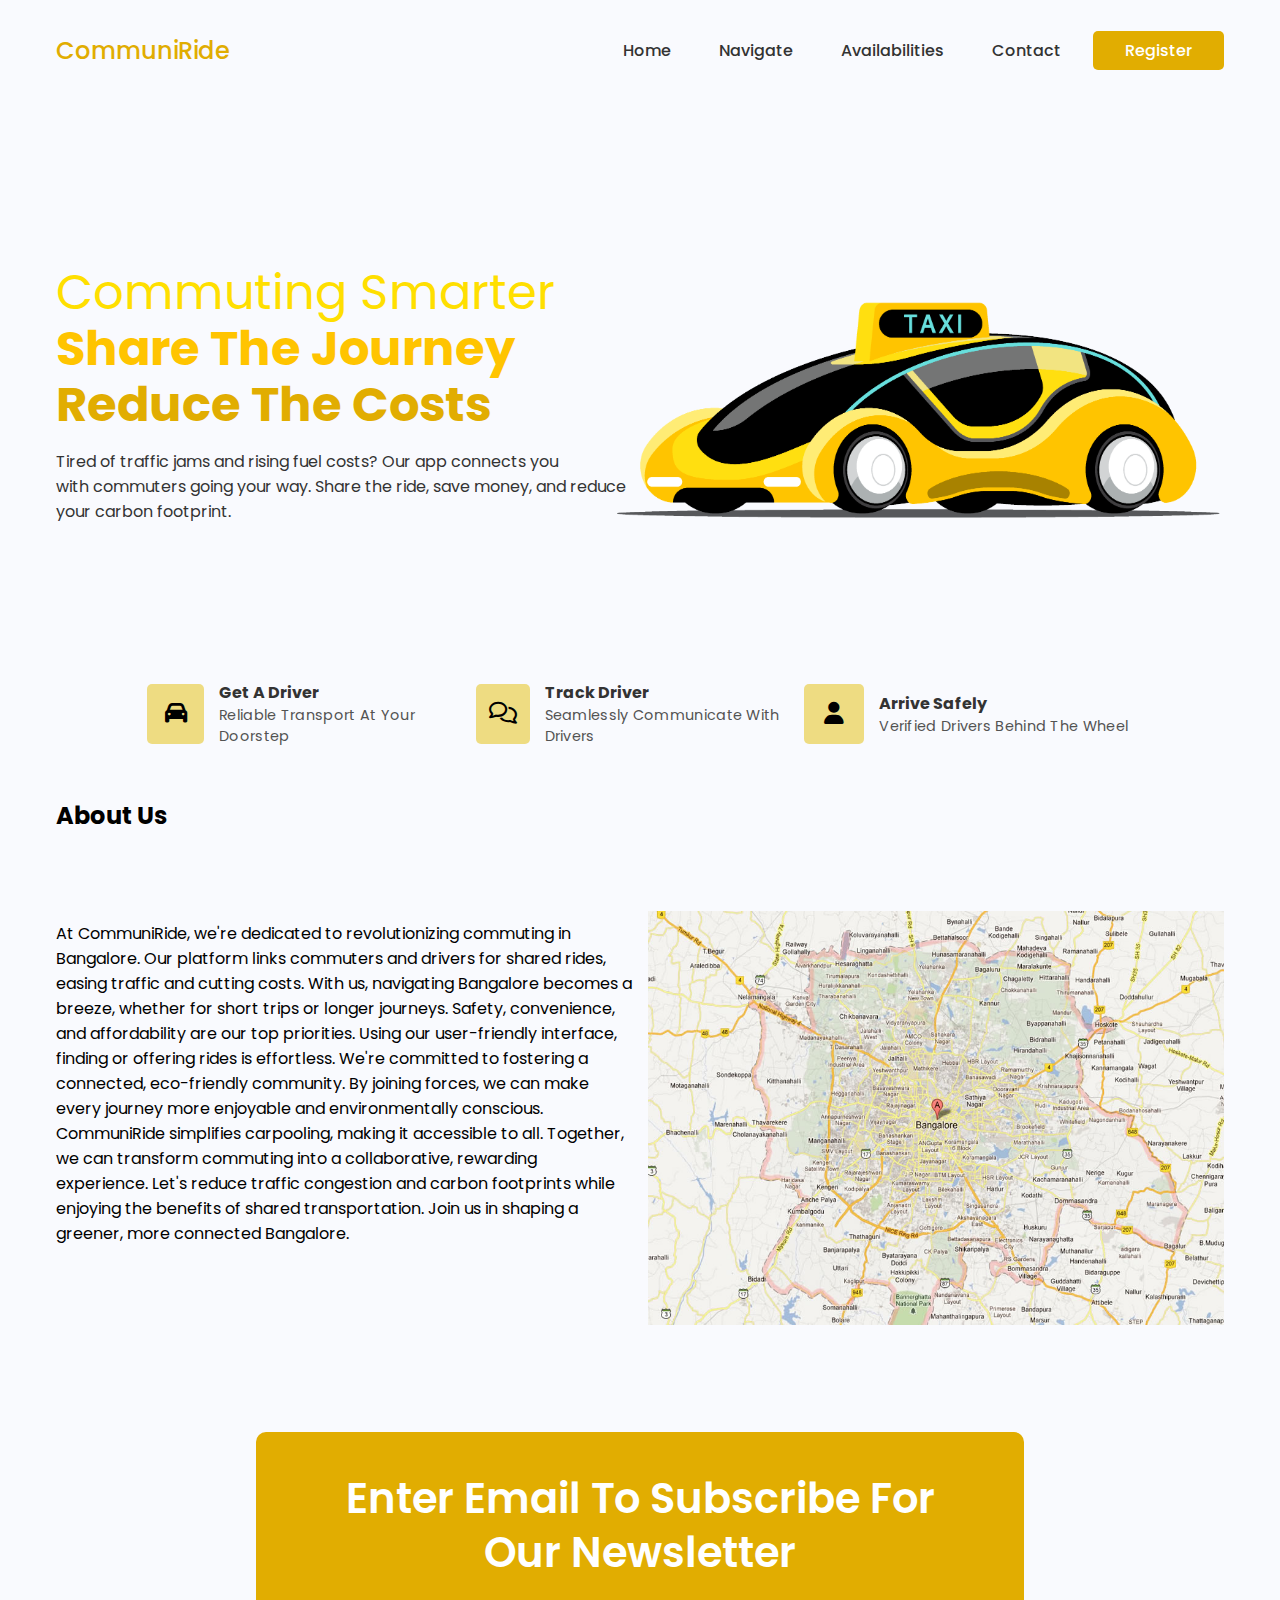
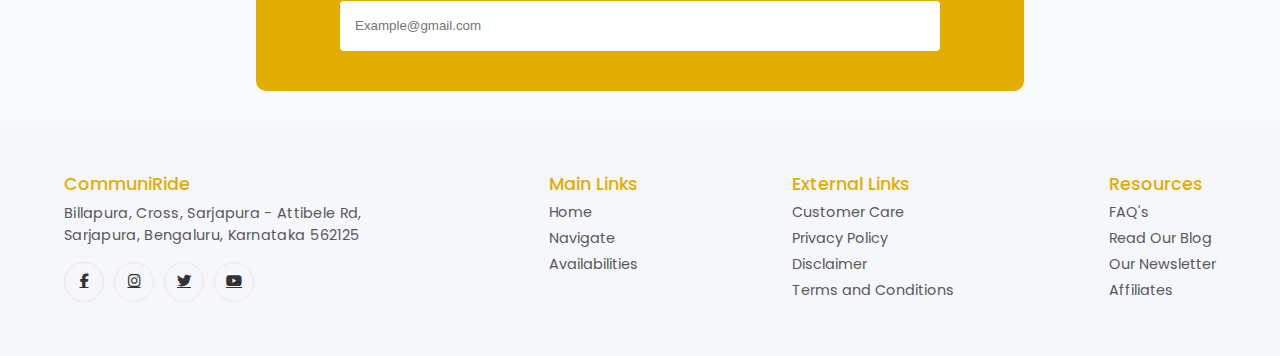
<file: Carpool Website/index.html>
<!DOCTYPE html>
<html lang="en">
  <head>
    <meta charset="UTF-8" />
    <meta http-equiv="X-UA-Compatible" content="IE=edge" />
    <meta name="viewport" content="width=device-width, initial-scale=1.0" />
    <link rel="stylesheet" href="styles.css" />
    <link rel="shortcut icon" href="images/fav-icon.png">
    <link rel="preconnect" href="https://fonts.googleapis.com"><link rel="preconnect" href="https://fonts.gstatic.com" crossorigin><link href="https://fonts.googleapis.com/css2?family=Poppins:ital,wght@0,100;0,200;0,300;0,400;0,500;0,600;0,700;0,800;0,900;1,100;1,200;1,300;1,400;1,500;1,600;1,700;1,800;1,900&display=swap" rel="stylesheet">
    <link rel="stylesheet" href="https://cdnjs.cloudflare.com/ajax/libs/font-awesome/6.2.1/css/all.min.css">

    <title>CommuniRide</title>
  </head>

  <body>
    <nav>
      <div class="nav__logo"><a href="#">CommuniRide</a></div>
      <ul class="nav__links">
        <li class="link"><a href="index.html">Home</a></li>
        <li class="link"><a href="navi.html">Navigate</a></li>
        <li class="link"><a href="avail.html">Availabilities</a></li>
        <li class="link"><a href="conta.html">Contact</a></li>
        <li class="link"><a href="index.php" class="nav__btn">Register</a></li>
      </ul>
    </nav>
    <section class="container">
      <div class="content__container">
        <h1>
          Commuting Smarter<br />
          <span class="heading__1">Share The Journey</span><br />
          <span class="heading__2">Reduce The Costs</span>
        </h1>
        <p>
            Tired of traffic jams and rising fuel costs? Our app connects you <br>
            with commuters going your way. Share the ride, save money, and reduce your carbon footprint.
        </p>
      </div>
      <div class="image__container">
        <img src="taxi.png">
      </div>
    </section>
    <section class="what-we-provide">

        <div class="w-info-box w-i-box1">
            <div class="w-info-icon">
                <i class="fa fa-car"></i>
            </div>
            <div class="w-info-text">
                <strong>Get A Driver</strong>
                <p>Reliable Transport At Your Doorstep</p>
            </div>
        </div>

        <div class="w-info-box w-i-box2">
            <div class="w-info-icon">
                <i class="fa-regular fa-comments"></i>
            </div>
            <div class="w-info-text">
                <strong>Track Driver</strong>
                <p>Seamlessly Communicate With Drivers</p>
            </div>
        </div>

        <div class="w-info-box w-i-box3">
            <div class="w-info-icon">
                <i class="fa fa-user"></i>
            </div>

            <div class="w-info-text">
                <strong>Arrive Safely</strong>
                <p>Verified Drivers Behind The Wheel</p>
            </div>
        </div>
    </section>

    <section class="sec-3">
        <br><br><br>
        <div class="container">
            <h2 class="heading-3">About Us</h2> 
            <br>
            <div class="col6">
                <p class="p3">At CommuniRide, we're dedicated to revolutionizing commuting in Bangalore. Our platform links commuters and drivers for shared rides, easing traffic and cutting costs. With us, navigating Bangalore becomes a breeze, whether for short trips or longer journeys. Safety, convenience, and affordability are our top priorities.
                    Using our user-friendly interface, finding or offering rides is effortless. We're committed to fostering a connected, eco-friendly community. By joining forces, we can make every journey more enjoyable and environmentally conscious.
                    CommuniRide simplifies carpooling, making it accessible to all. Together, we can transform commuting into a collaborative, rewarding experience. Let's reduce traffic congestion and carbon footprints while enjoying the benefits of shared transportation. Join us in shaping a greener, more connected Bangalore.</p>
                <br><br>
            </div>
            <div class="col6">
                <img src="bangalore.jpg" style="width: 100%; margin-top: -10px; height: 89%";>
            </div>
        </div>
    </section>
    
    <section id="subscribe">
    <h3>Enter Email To Subscribe For Our Newsletter</h3>

    <form class="subscribe-box">
        <input type="email" placeholder="Example@gmail.com">
    </form>
    </section>

    <footer>
        <div class="footer-container">
            <div class="footer-company-box">

                <div class="footer__logo"><a href="#">CommuniRide</a></div>
                <p> Billapura, Cross, Sarjapura - Attibele Rd, Sarjapura, Bengaluru, Karnataka 562125</p>
                <div class="footer-social">
                    <a href="#"><i class="fa-brands fa-facebook-f"></i></a>
                    <a href="#"><i class="fa-brands fa-instagram"></i></a>
                    <a href="#"><i class="fa-brands fa-twitter"></i></a>
                    <a href="#"><i class="fa-brands fa-youtube"></i></a>
                </div>
            </div>

            <div class="footer-link-box">
                <strong>Main Links</strong>
                <ul>
                    <li><a href="index.html">Home</a></li>
                    <li><a href="navi.html">Navigate</a></li>
                    <li><a href="avail.html">Availabilities</a></li>
                </ul>
            </div>

            <div class="footer-link-box">
                <strong>External Links</strong>
                <ul>
                    <li><a href="#">Customer Care</a></li>
                    <li><a href="#">Privacy Policy</a></li>
                    <li><a href="#">Disclaimer</a></li>
                    <li><a href="#">Terms and Conditions</a></li>
                </ul>
            </div>

            <div class="footer-link-box">
                <strong>Resources</strong>
                <ul>
                    <li><a href="#">FAQ's</a></li>
                    <li><a href="#">Read Our Blog</a></li>
                    <li><a href="#">Our Newsletter</a></li>
                    <li><a href="#">Affiliates</a></li>
                </ul>
            </div>
            
   
        </div>

  </body>
</html>
</file>
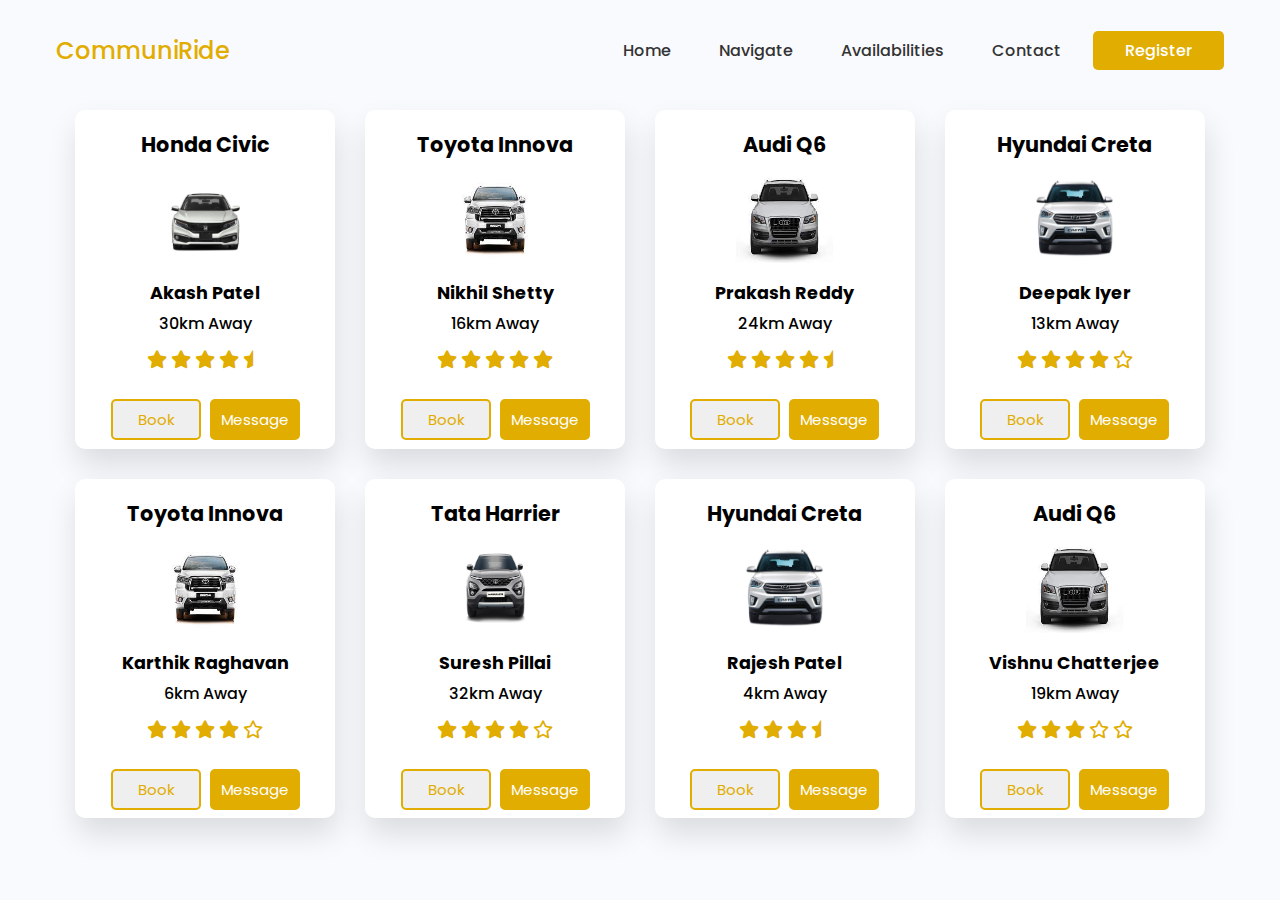
<file: Carpool Website/avail.html>
<!DOCTYPE html>
<html lang="en">
  <head>
    <meta charset="UTF-8" />
    <meta http-equiv="X-UA-Compatible" content="IE=edge" />
    <meta name="viewport" content="width=device-width, initial-scale=1.0" />
    <link rel="stylesheet" href="avail.css" />
    <link rel="shortcut icon" href="images/fav-icon.png">
    <link rel="preconnect" href="https://fonts.googleapis.com"><link rel="preconnect" href="https://fonts.gstatic.com" crossorigin><link href="https://fonts.googleapis.com/css2?family=Poppins:ital,wght@0,100;0,200;0,300;0,400;0,500;0,600;0,700;0,800;0,900;1,100;1,200;1,300;1,400;1,500;1,600;1,700;1,800;1,900&display=swap" rel="stylesheet">
    <link rel="stylesheet" href="https://cdnjs.cloudflare.com/ajax/libs/font-awesome/6.2.1/css/all.min.css">

    <title>CommuniRide</title>
  </head>

  <style>
    .first-child {
      color: inherit;
      text-decoration: none;
    }
  </style>

  <body>
    <nav>
      <div class="nav__logo"><a href="#">CommuniRide</a></div>
      <ul class="nav__links">
        <li class="link"><a href="index.html">Home</a></li>
        <li class="link"><a href="navi.html">Navigate</a></li>
        <li class="link"><a href="avail.html">Availabilities</a></li>
        <li class="link"><a href="conta.html">Contact</a></li>
        <li class="link"><a href="index.php" class="nav__btn">Register</a></li>
      </ul>
    </nav>
    <div class="container">
        <div class="box">
            <h2>Honda Civic</h2>
            <img src="civic.jpeg">
            <p>Akash Patel</p>
            <p1>30km Away</p1>
            <div class="rating">
                <i class="fas fa-star"></i>
                <i class="fas fa-star"></i>
                <i class="fas fa-star"></i>
                <i class="fas fa-star"></i>
                <i class="fa-solid fa-star-half"></i>
              </div>
            <div class="btns">
            <button><a class = "first-child" style="text-decoration: none" href="pay.html">Book</a></button>
            <button><a style="text-decoration: none" href="login.php"><span style="color: var(--white) !important;;">Message</span></a></button>
            </div>
        </div>
        <div class="box">
            <h2>Toyota Innova</h2>
            <img src="innova.jpeg" alt="Image 2">
            <p>Nikhil Shetty</p>
            <p1>16km Away</p1>
            <div class="rating">
                <i class="fas fa-star"></i>
                <i class="fas fa-star"></i>
                <i class="fas fa-star"></i>
                <i class="fas fa-star"></i>
                <i class="fas fa-star"></i>
              </div>
              <div class="btns">
                <button><a class = "first-child" style="text-decoration: none" href="pay.html">Book</a></button>
            <button><a style="text-decoration: none" href="login.php"><span style="color: var(--white) !important;;">Message</span></a></button>
            </div>
        </div>
            <div class="box">
                <h2>Audi Q6</h2>
                <img src="audi.jpeg" alt="Image 1">
                <p>Prakash Reddy</p>
                <p1>24km Away</p1>
                <div class="rating">
                    <i class="fas fa-star"></i>
                    <i class="fas fa-star"></i>
                    <i class="fas fa-star"></i>
                    <i class="fas fa-star"></i>
                    <i class="fa-solid fa-star-half"></i>
                  </div>
                  <div class="btns">
                    <button><a class = "first-child" style="text-decoration: none" href="pay.html">Book</a></button>
            <button><a style="text-decoration: none" href="login.php"><span style="color: var(--white) !important;;">Message</span></a></button>
            </div>
            </div>
            <div class="box">
                <h2>Hyundai Creta</h2>
                <img src="creta.jpg" alt="Image 2">
                <p>Deepak Iyer</p>
                <p1>13km Away</p1>
                <div class="rating">
                    <i class="fas fa-star"></i>
                    <i class="fas fa-star"></i>
                    <i class="fas fa-star"></i>
                    <i class="fas fa-star"></i>
                    <i class="far fa-star"></i>
                  </div>
                  <div class="btns">
                    <button><a class = "first-child" style="text-decoration: none" href="pay.html">Book</a></button>
            <button><a style="text-decoration: none" href="login.php"><span style="color: var(--white) !important;;">Message</span></a></button>
            </div>
            </div>
                <div class="box">
                    <h2>Toyota Innova</h2>
                    <img src="innova.jpeg">
                    <p>Karthik Raghavan</p>
                    <p1>6km Away</p1>
                    <div class="rating">
                        <i class="fas fa-star"></i>
                        <i class="fas fa-star"></i>
                        <i class="fas fa-star"></i>
                        <i class="fas fa-star"></i>
                        <i class="far fa-star"></i>
                      </div>
                      <div class="btns">
                        <button><a class = "first-child" style="text-decoration: none" href="pay.html">Book</a></button>
            <button><a style="text-decoration: none" href="login.php"><span style="color: var(--white) !important;;">Message</span></a></button>
            </div>
                </div>
                <div class="box">
                    <h2>Tata Harrier</h2>
                    <img src="harrier.jpg" alt="Image 2">
                    <p>Suresh Pillai</p>
                    <p1>32km Away</p1>
                    <div class="rating">
                        <i class="fas fa-star"></i>
                        <i class="fas fa-star"></i>
                        <i class="fas fa-star"></i>
                        <i class="fas fa-star"></i>
                        <i class="far fa-star"></i>
                      </div>
                      <div class="btns">
                        <button><a class = "first-child" style="text-decoration: none" href="pay.html">Book</a></button>
            <button><a style="text-decoration: none" href="login.php"><span style="color: var(--white) !important;;">Message</span></a></button>
            </div>
                </div>
                    <div class="box">
                        <h2>Hyundai Creta</h2>
                        <img src="creta.jpg" alt="Image 1">
                        <p>Rajesh Patel</p>
                        <p1>4km Away</p1>
                        <div class="rating">
                            <i class="fas fa-star"></i>
                            <i class="fas fa-star"></i>
                            <i class="fas fa-star"></i>
                            <i class="fa-solid fa-star-half"></i>
                          </div>
                          <div class="btns">
                            <button><a class = "first-child" style="text-decoration: none" href="pay.html">Book</a></button>
            <button><a style="text-decoration: none" href="login.php"><span style="color: var(--white) !important;;">Message</span></a></button>
            </div>
                    </div>
                    <div class="box">
                        <h2>Audi Q6</h2>
                        <img src="audi.jpeg" alt="Image 2">
                        <p>Vishnu Chatterjee</p>
                        <p1>19km Away</p1>
                        <div class="rating">
                            <i class="fas fa-star"></i>
                            <i class="fas fa-star"></i>
                            <i class="fas fa-star"></i>
                            <i class="far fa-star"></i>
                            <i class="far fa-star"></i>
                          </div>
                          <div class="btns">
                            <button><a class = "first-child" style="text-decoration: none" href="pay.html">Book</a></button>
            <button><a style="text-decoration: none" href="login.php"><span style="color: var(--white) !important;;">Message</span></a></button>
            </div>
                    </div>
    </body>
</html>
</file>
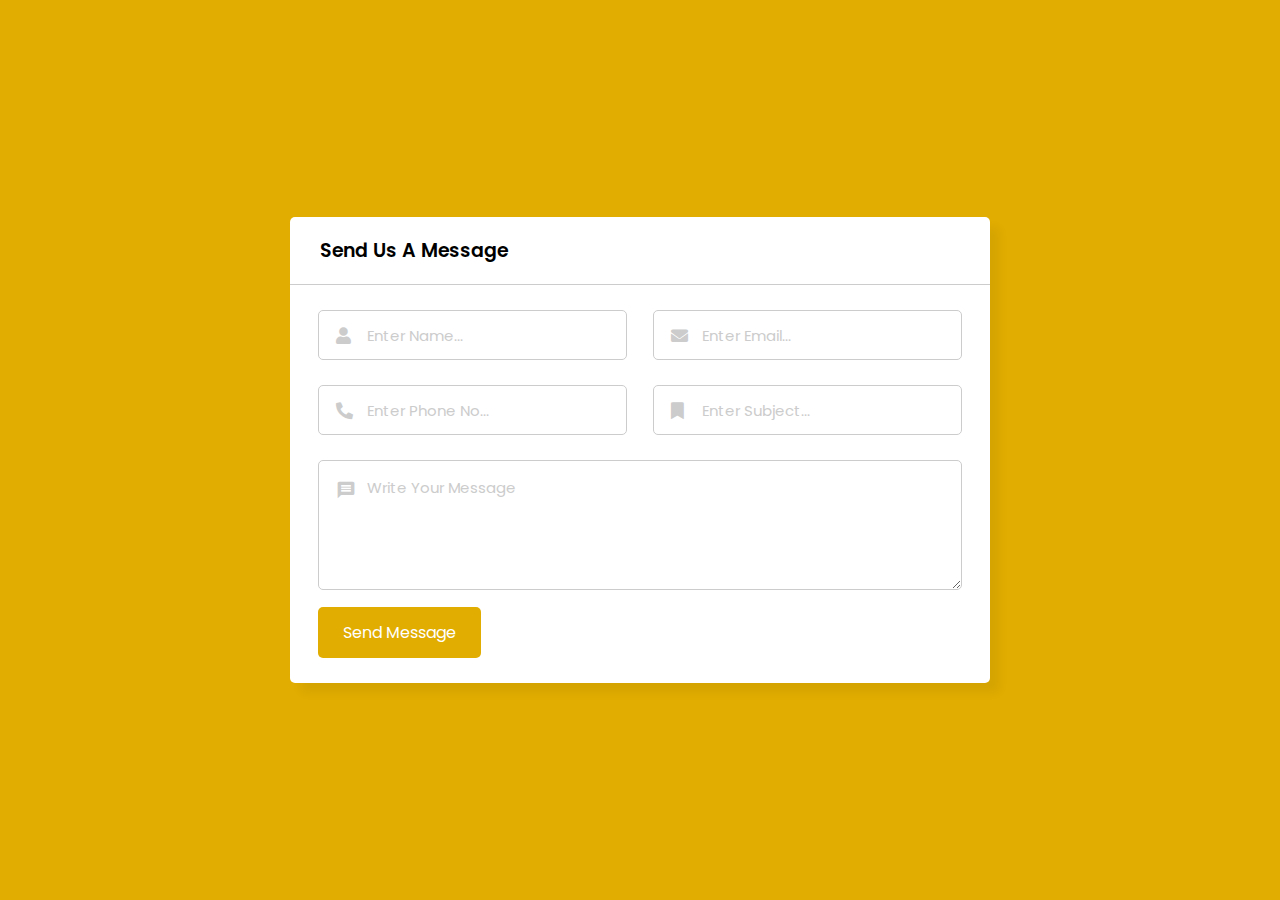
<file: Carpool Website/conta.html>
<!DOCTYPE html>
<html lang="en">
<head>
  <meta charset="UTF-8">
  <meta name="viewport" content="width=device-width, initial-scale=1.0">
  <title>CommuniRIde</title>
  <link rel="stylesheet" href="conta.css">
  <link rel="stylesheet" href="https://fonts.googleapis.com/icon?family=Material+Icons">
  <link rel="stylesheet" href="https://cdnjs.cloudflare.com/ajax/libs/font-awesome/5.15.3/css/all.min.css"/>
</head>
<body>
  <div class="wrapper">
    <header>Send Us A Message</header>
    <form action="index.html">
      <div class="dbl-field">
        <div class="field">
          <input type="text" name="name" placeholder="Enter Name...">
          <i class='fas fa-user'></i>
        </div>
        <div class="field">
          <input type="text" name="email" placeholder="Enter Email...">
          <i class='fas fa-envelope'></i>
        </div>
      </div>
      <div class="dbl-field">
        <div class="field">
          <input type="text" name="phone" placeholder="Enter Phone No...">
          <i class='fas fa-phone-alt'></i>
        </div>
        <div class="field">
          <input type="text" name="website" placeholder="Enter Subject...">
          <i class='fas fa-bookmark'></i>
        </div>
      </div>
      <div class="message">
        <textarea placeholder="Write Your Message" name="message"></textarea>
        <i class="material-icons">message</i>
      </div>
      <div class="button-area">
        <button type="submit">Send Message</button>
        <span></span>
      </div>
    </form>
  </div>
  <script src="conta.js"></script>
</body>
</html>
</file>
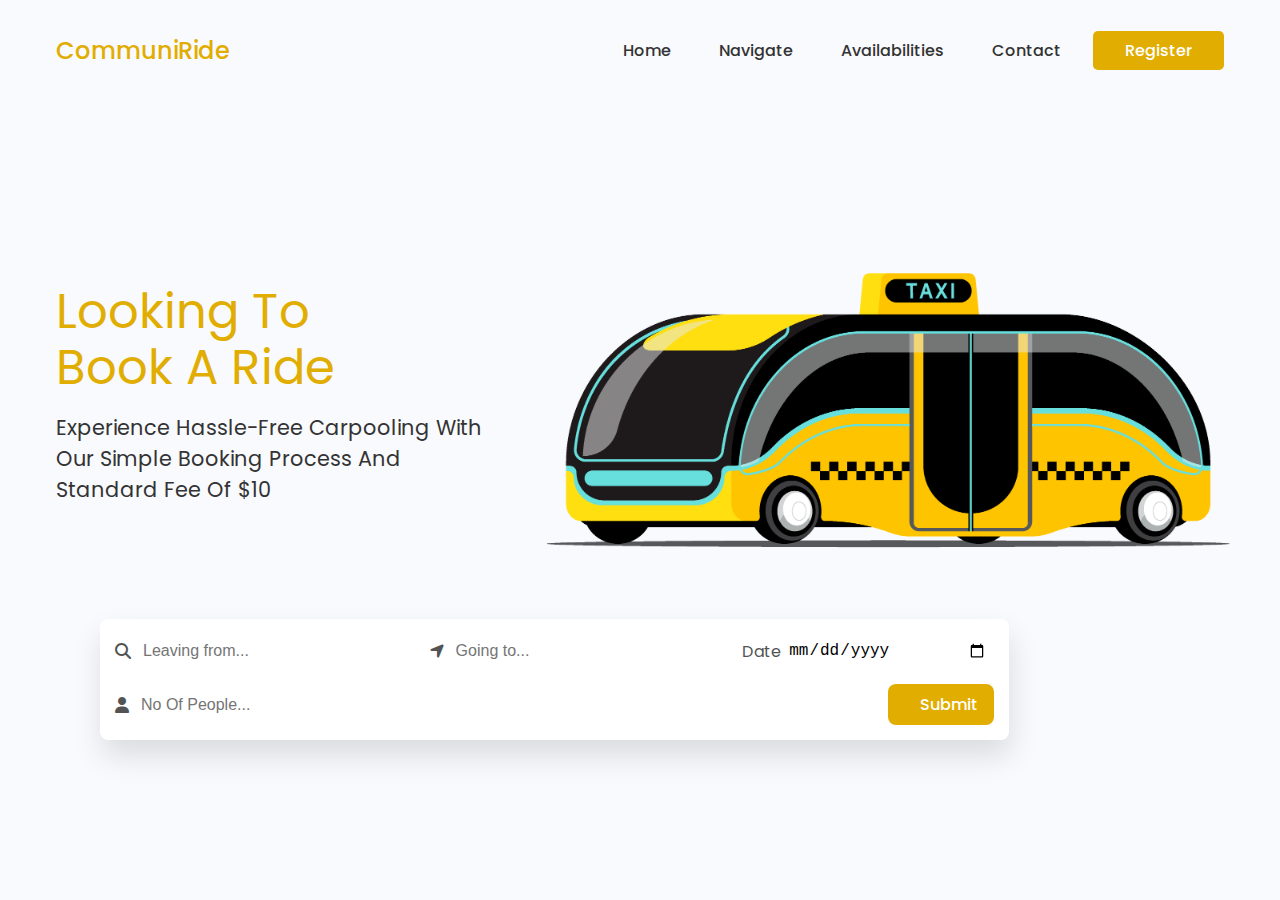
<file: Carpool Website/navi.html>
<!DOCTYPE html>
<html lang="en">
  <head>
    <meta charset="UTF-8" />
    <meta http-equiv="X-UA-Compatible" content="IE=edge" />
    <meta name="viewport" content="width=device-width, initial-scale=1.0" />
    <link rel="stylesheet" href="navi.css" />
    <link rel="shortcut icon" href="images/fav-icon.png">
    <link rel="preconnect" href="https://fonts.googleapis.com"><link rel="preconnect" href="https://fonts.gstatic.com" crossorigin><link href="https://fonts.googleapis.com/css2?family=Poppins:ital,wght@0,100;0,200;0,300;0,400;0,500;0,600;0,700;0,800;0,900;1,100;1,200;1,300;1,400;1,500;1,600;1,700;1,800;1,900&display=swap" rel="stylesheet">
    <link rel="stylesheet" href="https://cdnjs.cloudflare.com/ajax/libs/font-awesome/6.2.1/css/all.min.css">

    <title>CommuniRide</title>
  </head>

  <body>
    <nav>
      <div class="nav__logo"><a href="#">CommuniRide</a></div>
      <ul class="nav__links">
        <li class="link"><a href="index.html">Home</a></li>
        <li class="link"><a href="navi.html">Navigate</a></li>
        <li class="link"><a href="avail.html">Availabilities</a></li>
        <li class="link"><a href="conta.html">Contact</a></li>
        <li class="link"><a href="index.php" class="nav__btn">Register</a></li>
      </ul>
    </nav>
    

    <section class="container">
        <div class="content__container">
            <h1><span>Looking</span> To <br> Book A Ride</h1>
            <p1>Experience Hassle-Free Carpooling With <br> Our Simple Booking Process And <br>Standard Fee Of $10</p1>
        </div>
        <div class="image__container">
            <img src="carpool.png">
        </div>


    </section>

    <div class ="form-container">
        <form class="gps-search" action="">
            <div class="input-box">
                <i class="fa-solid fa-magnifying-glass"></i>
                <input type="search" name="" id="" placeholder="Leaving from...">
            </div>
            <div class="input-box">
                <i class="fa fa-location-arrow"></i>
                <input type="search" name="" id="" placeholder="Going to...">
            </div>
                <div class="input-box">
                <i class="fa fa-clock-o"></i>
                <label for="" class="placeholder">Date</label>
                <input type="date" name="" id="" placeholder=" ">
            </div>
            <div class="input-box">
                <i class="fa fa-user"></i>
                <input type="number" name="" id="" placeholder="No Of People...">
            </div>
            <a href="avail.html" class="btn">Submit</a>
        </form>
</file>
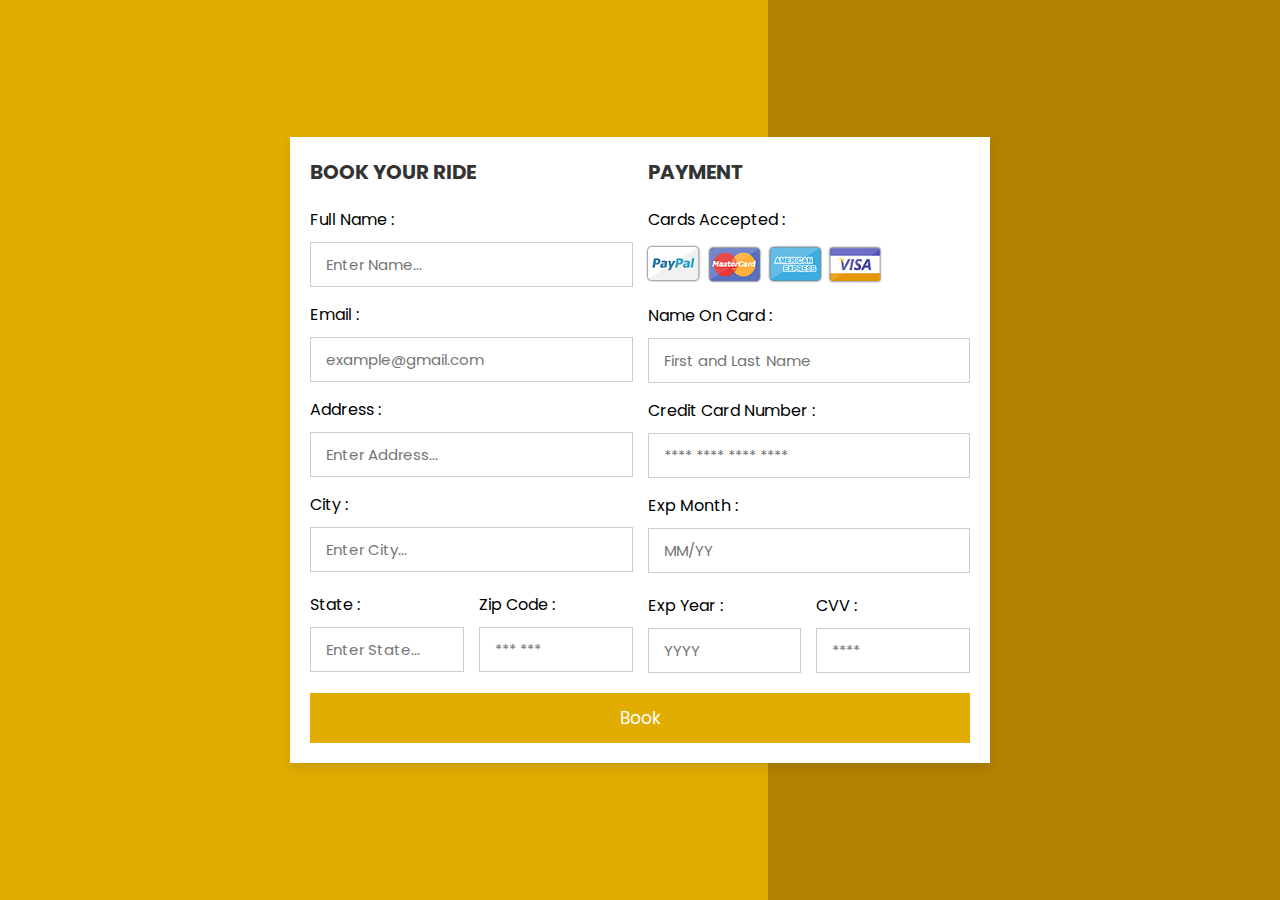
<file: Carpool Website/pay.html>
<!DOCTYPE html>
<html lang="en">
<head>
    <meta charset="UTF-8">
    <meta http-equiv="X-UA-Compatible" content="IE=edge">
    <meta name="viewport" content="width=device-width, initial-scale=1.0">
    
    <!-- custom css file link  -->
    <link rel="stylesheet" href="pay.css">

</head>
<body>

<div class="container">

    <form action="login.php">

        <div class="row">

            <div class="col">

                <h3 class="title">Book Your Ride</h3>

                <div class="inputBox">
                    <span>full name :</span>
                    <input type="text" placeholder="Enter Name...">
                </div>
                <div class="inputBox">
                    <span>email :</span>
                    <input type="email" placeholder="example@gmail.com">
                </div>
                <div class="inputBox">
                    <span>address :</span>
                    <input type="text" placeholder="Enter Address...">
                </div>
                <div class="inputBox">
                    <span>city :</span>
                    <input type="text" placeholder="Enter City...">
                </div>

                <div class="flex">
                    <div class="inputBox">
                        <span>state :</span>
                        <input type="text" placeholder="Enter State...">
                    </div>
                    <div class="inputBox">
                        <span>zip code :</span>
                        <input type="text" placeholder="*** ***">
                    </div>
                </div>

            </div>

            <div class="col">

                <h3 class="title">payment</h3>

                <div class="inputBox">
                    <span>cards accepted :</span>
                    <img src="card_img.png" alt="">
                </div>
                <div class="inputBox">
                    <span>name on card :</span>
                    <input type="text" placeholder="First and Last Name">
                </div>
                <div class="inputBox">
                    <span>credit card number :</span>
                    <input type="number" placeholder="**** **** **** ****">
                </div>
                <div class="inputBox">
                    <span>exp month :</span>
                    <input type="text" placeholder="MM/YY">
                </div>

                <div class="flex">
                    <div class="inputBox">
                        <span>exp year :</span>
                        <input type="number" placeholder="YYYY">
                    </div>
                    <div class="inputBox">
                        <span>CVV :</span>
                        <input type="text" placeholder="****">
                    </div>
                </div>

            </div>
    
        </div>

        <input type="submit" value="Book" class="submit-btn">

    </form>

</div>    
    
</body>
</html>
</file>
<file: Carpool Website/styles.css>
@import url("https://fonts.googleapis.com/css2?family=Poppins:wght@400;500;600;700&display=swap");

:root {
  --primary-color: #5c48ee;
  --primary-color-dark: #0f1e6a;
  --secondary-color: #f9fafe;
  --text-color: #333333;
  --white: #ffffff;
  --max-width: 1200px;
}

* {
  padding: 0;
  margin: 0;
  box-sizing: border-box;
}

body {
  font-family: "Poppins", sans-serif;
  background-color: var(--secondary-color);
}

nav {
  max-width: var(--max-width);
  margin: auto;
  padding: 1rem;
  height: 100px;
  display: flex;
  align-items: center;
  justify-content: space-between;
}

.nav__logo a {
  font-size: 1.5rem;
  font-weight: 500;
  color: #e1ad01;
  text-decoration: none;
  transition: 0.3s;
}

.nav__links {
  list-style: none;
  display: flex;
  align-items: center;
  gap: 1rem;
}

.link a {
  padding: 0.5rem 1rem;
  font-size: 1rem;
  font-weight: 500;
  color: var(--text-color);
  text-decoration: none;
  transition: 0.3s;
}

.link a:hover {
  color: #fdde6c;
}

.link .nav__btn {
  padding: 0.5rem 2rem;
  color: var(--white) !important;
  background-color: #e1ad01;
  border-radius: 5px;
}

.link .nav__btn:hover {
  background-color: #b38200;
}

.container {
  max-width: var(--max-width);
  margin: auto;
  padding: 1rem;
  min-height: calc(80vh - 100px);
  display: grid;
  grid-template-columns: repeat(2, 1fr);
  gap: 1rem;
}

.content__container {
  display: flex;
  flex-direction: column;
  justify-content: center;
}

.content__container h1 {
  font-size: 3rem;
  font-weight: 400;
  line-height: 3.5rem;
  color: #ffdf00;
  margin-bottom: 1rem;
}

.heading__1 {
  font-weight: 700;
  color: #ffc400;
}

.heading__2 {
  font-weight: 700;
  color: #e1ad01;
}

.content__container p {
  font-size: 1rem;
  color: var(--text-color);
  margin-bottom: 2rem;
}

.content__container form {
  display: flex;
  align-items: center;
}

.content__container input {
  width: 100%;
  max-width: 300px;
  padding: 1rem;
  font-size: 0.8rem;
  outline: none;
  border: none;
  box-shadow: 5px 5px 20px rgba(0, 0, 0, 0.2);
}

.content__container button {
  width: fit-content;
  padding: 1rem;
  font-size: 0.8rem;
  white-space: nowrap;
  background-color: var(--primary-color);
  color: var(--white);
  outline: none;
  border: none;
  box-shadow: 5px 5px 20px rgba(0, 0, 0, 0.2);
  transition: 0.3s;
  cursor: pointer;
}

.content__container button:hover {
  background-color: var(--primary-color-dark);
}

.image__container {
  position: relative;
  display: grid;
  grid-template-columns: repeat(2, 1fr);
  gap: 2rem;
  place-content: center;
}

.image__container img {
  width: 1000%;
  max-width: 700px;
  margin: center;
  border-radius: 10px;
}

.image__container img:nth-child(1) {
  transform: translateY(20px);
  transform: translateX(-80px);
}

.image__content {
  position: absolute;
  width: 100%;
  max-width: 310px;
  left: 50%;
  top: 50%;
  transform: translate(-35%, 50%);
  background: linear-gradient(
    to right,
    var(--primary-color),
    var(--primary-color-dark)
  );
  color: var(--white);
  padding: 1rem 2rem;
  border-radius: 10px;
}
.image__content li {
  margin-bottom: 0.5rem;
}

    .what-we-provide {
      max-width: 1200px;
      width: 77%; 
      margin: -40px auto;
      display: grid;
      grid-template-columns: 1fr 1fr 1fr;
    }
  
    .w-info-box {
      display: flex;
      justify-content: flex-start;
      align-items: center;
    }
  
    .w-info-icon {
      width: 60px;
      height: 60px;
      display: flex;
      justify-content: center;
      align-items: center;
      border-radius: 5px;
      margin-right: 15px;
      font-size: 1.4rem;
    }
  
    .w-info-text {
      display: flex;
      flex-direction: column;
    }
  
    .w-info-text strong {
      color: #333333;
      font-weight: 700;
    }
  
    .w-info-text p {
      color: #535353;
      font-size: 0.9rem;
      letter-spacing: 0.3px;
    }
  
    .w-i-box1 .w-info-icon {
      background-color: #eedc82;
    }
  
    .w-i-box2 .w-info-icon {
      background-color: #eedc82;
    }
  
    .w-i-box3 .w-info-icon {
      background-color: #eedc82;
    }
  
    .w-i-box4 .w-info-icon {
      background-color: #d4e7ff;
    }
  
    .w-i-box5 .w-info-icon {
      background-color: #d4e7ff;
    }
  
    .w-i-box6 .w-info-icon {
      background-color: #cdcdcd;
    }
  
    .w-i-box7 .w-info-icon {
      background-color: #ffc7c7;
    }

    #subscribe{
        max-width: 1000px;
        width: 60%;
        background-color:#e1ad01;
        padding: 40px;  
        border-radius: 10px;
        margin: 30px auto;
        display: flex;
        flex-direction: column;
        justify-content: center;
        align-items: center;
    }
    #subscribe h3{
        font-size: 2.6rem;
        color: #ffffff;
        font-weight: 600;
        line-height: 3.4rem;
        max-width:600px;
        text-align: center;
    }
    .subscribe-box{
        max-width: 600px;
        width: 100%;
        background-color: #ffffff;
        border-radius: 4px;
        height: 50px;
        display: flex;
        padding: 5px;
        margin-top: 20px;
    }
    .subscribe-box input{
        width: 100%;
        height: 100%;
        padding: 0px 10px;
        border: none;
        outline: none;
    }
    
 footer{
    width: 100%;
    background-color:  #f5f7fb;
}
.footer-container{
    max-width: 1200px;
    width: 90%;
    margin: 0px auto;
    padding: 50px 0px;
    display:flex;
    justify-content: space-between;
    align-items: flex-start;
}

.footer__logo a {
    font-size: 1.1rem;
    font-weight: 500;
    color: #e1ad01;
    text-decoration: none;
    transition: 0.3s;
  }

.footer-company-box{
    max-width: 330px;
}
.footer-company-box p{
    color: #585858;
    margin: 5px 0px;
    font-size: 0.9rem;
    letter-spacing: 0.3px;
    line-height: 1.4rem;
}
.footer-social{
    display: flex;
    align-items: center;
    flex-wrap: wrap;
}
.footer-social a{
    margin-top: 10px;
    margin-right: 10px;
    width: 40px;
    height: 40px;
    border-radius: 50%;
    display: flex;
    justify-content: center;
    align-items: center;
    border: 1px solid #e9e9e9;
    color: #333333;
    font-size: 0.9rem;
    transition: all ease 0.3s;
}
.footer-social a:hover{
    background-color: #122853;
    color: #ffffff;
}
.footer-link-box strong{
    font-size: 1.1rem;
    color: #e1ad01;
    font-weight: 500;
}
.footer-link-box ul{
    margin-top: 5px;
    list-style-type: none;
}
.footer-container ul li a{
    color: #585858;
    font-size: 0.9rem;
    margin-bottom: 5px;
    display: flex;
    transition: all ease 0.3s;
    text-decoration: none;
}
.footer-container ul li a:hover{
    color: #122853;
}

.menu-icon,
.menu-btn{
    display: none;
}
</file>
<file: Carpool Website/avail.css>
@import url("https://fonts.googleapis.com/css2?family=Poppins:wght@400;500;600;700&display=swap");

:root {
  --primary-color: #5c48ee;
  --primary-color-dark: #0f1e6a;
  --secondary-color: #f9fafe;
  --text-color: #333333;
  --white: #ffffff;
  --max-width: 1200px;
}

* {
  padding: 0;
  margin: 0;
  box-sizing: border-box;
}

body {
  font-family: "Poppins", sans-serif;
  background-color: var(--secondary-color);
}

nav {
    max-width: var(--max-width);
    margin: auto;
    padding: 1rem;
    height: 100px;
    display: flex;
    align-items: center;
    justify-content: space-between;
  }
  
  .nav__logo a {
    font-size: 1.5rem;
    font-weight: 500;
    color: #e1ad01;
    text-decoration: none;
    transition: 0.3s;
  }
  
  .nav__links {
    list-style: none;
    display: flex;
    align-items: center;
    gap: 1rem;
  }
  
  .link a {
    padding: 0.5rem 1rem;
    font-size: 1rem;
    font-weight: 500;
    color: var(--text-color);
    text-decoration: none;
    transition: 0.3s;
  }
  
  .link a:hover {
    color: #fdde6c;
  }
  
  .link .nav__btn {
    padding: 0.5rem 2rem;
    color: var(--white) !important;
    background-color: #e1ad01;
    border-radius: 5px;
  }
  
  .link .nav__btn:hover {
    background-color: #b38200;
  }

  .container {
    display: flex;
    flex-wrap: wrap;
    justify-content: center;
    gap: 20px;
    padding: 20px;
}

.container {
    display: flex;
    flex-wrap: wrap;
    justify-content: center;
    gap: 30px;
    padding: 10px;
}

.box {
    width: calc(22.22% - 20px);
    padding: 19px;
    border-radius: 10px;
    box-shadow: 2px 16px 30px rgba(0,0,0,0.12);
    text-align: center;
    background-color: #fff;
}

.box h2 {
    margin-bottom: 10px;
    font-weight: bold; 
    font-size: 1.3em; 
}

.box img {
    width: 50%;
    height: 31%;
    margin-bottom: 10px;
    border-radius: 10px;
}

.box p {
    margin-bottom: 5px; 
    font-weight: bold; 
    font-size: 1.1em; 
}
.box p1 {
    margin-bottom: 10px; 
    font-weight: 500; 
    font-size: 1em; 
}
.rating i{
    padding-top: 15px;
    font-size: 18px;
    color: #e1ad01;
    margin-bottom: 30px;
}


.btns {
    overflow: hidden; 
}

.btns button {
    width: 90px;
    margin-right: 30px; 
    padding: 7px 0px;
    outline: none;
    font-family: "Poppins", sans-serif;
    border: 2px solid  #e1ad01;
    border-radius: 5px;
    cursor: pointer;
    font-size: 15px;
    font-weight: 400;
    color: #fff;
    transition: all 0.3s linear;
    box-sizing: border-box; 
}

.btns button:first-child{
  margin-right: 5px;
  color:  #e1ad01;
  text-decoration: none;
}

.btns button:last-child {
  margin-right: 0; 
  color: var(--white) !important;
  background: #e1ad01;
}

.btns button:first-child:hover{
  background: #e1ad01;
  color: var(--white) !important;
}
</file>
<file: Carpool Website/conta.css>
@import url('https://fonts.googleapis.com/css2?family=Poppins:wght@400;500;600&display=swap');
*{
  margin: 0;
  padding: 0;
  box-sizing: border-box;
  font-family: "Poppins", sans-serif;
}
body{
  display: flex;
  padding: 0 10px;
  min-height: 100vh;
  background: #e1ad01;
  align-items: center;
  justify-content: center;
}
::selection{
  color: #fff;
  background: #e1ad01;
}
.wrapper{
  width: 700px;
  background: #fff;
  border-radius: 5px;
  box-shadow: 10px 10px 10px rgba(0,0,0,0.05);
}
.wrapper header{
  font-size: 19px;
  font-weight: 600;
  padding: 19px 30px;
  border-bottom: 1px solid #ccc;
}
.wrapper form{
  margin: 25px 28px;
}
.wrapper form.disabled{
  pointer-events: none;
  opacity: 0.7;
}
form .dbl-field{
  display: flex;
  margin-bottom: 25px;
  justify-content: space-between;
}
.dbl-field .field{
  height: 50px;
  display: flex;
  position: relative;
  width: calc(100% / 2 - 13px);
}
.wrapper form i{
  position: absolute;
  top: 50%;
  left: 18px;
  color: #ccc;
  font-size: 17px;
  pointer-events: none;
  transform: translateY(-50%);
}
form .field input,
form .message textarea{
  width: 100%;
  height: 100%;
  outline: none;
  padding: 0 18px 0 48px;
  font-size: 15px;
  border-radius: 5px;
  border: 1px solid #ccc;
}
.field input::placeholder,
.message textarea::placeholder{
  color: #ccc;
}
.field input:focus,
.message textarea:focus{
  padding-left: 47px;
  border: 2px solid #e1ad01;
}
.field input:focus ~ i,
.message textarea:focus ~ i{
  color: #e1ad01;
}
form .message{
  position: relative;
}
form .message i{
  top: 30px;
  font-size: 20px;
}
form .message textarea{
  min-height: 130px;
  max-height: 230px;
  max-width: 100%;
  min-width: 100%;
  padding: 15px 20px 0 48px;
}
form .message textarea::-webkit-scrollbar{
  width: 0px;
}
.message textarea:focus{
  padding-top: 14px;
}
form .button-area{
  margin: 10px 0;
  display: flex;
  align-items: center;
}
.button-area button{
  color: #fff;
  border: none;
  outline: none;
  font-size: 16px;
  cursor: pointer;
  border-radius: 5px;
  padding: 13px 25px;
  background: #e1ad01;
  transition: background 0.3s ease;
}
.button-area button:hover{
  background: #b38200;
}
.button-area span{
  font-size: 17px;
  margin-left: 30px;
  display: none;
}
@media (max-width: 600px){
  .wrapper header{
    text-align: center;
  }
  .wrapper form{
    margin: 35px 20px;
  }
  form .dbl-field{
    flex-direction: column;
    margin-bottom: 0px;
  }
  form .dbl-field .field{
    width: 100%;
    height: 45px;
    margin-bottom: 20px;
  }
  form .message textarea{
    resize: none;
  }
  form .button-area{
    margin-top: 20px;
    flex-direction: column;
  }
  .button-area button{
    width: 100%;
    padding: 11px 0;
    font-size: 16px;
  }
  .button-area span{
    margin: 20px 0 0;
    text-align: center;
  }
}
</file>
<file: Carpool Website/navi.css>
@import url("https://fonts.googleapis.com/css2?family=Poppins:wght@400;500;600;700&display=swap");

:root {
  --primary-color: #5c48ee;
  --primary-color-dark: #0f1e6a;
  --secondary-color: #f9fafe;
  --text-color: #333333;
  --white: #ffffff;
  --max-width: 1200px;
}

* {
  padding: 0;
  margin: 0;
  box-sizing: border-box;
}

body {
  font-family: "Poppins", sans-serif;
  background-color: var(--secondary-color);
}

.image__container {
    position: relative;
    display: grid;
    grid-template-columns: repeat(2, 1fr);
    gap: 2rem;
    place-content: center;
  }
  
  .image__container img {
    width: 1000%;
    max-width: 800px;
    margin: center;
    border-radius: 10px;
  }
  
  .image__container img:nth-child(1) {
    transform: translateY(20px);
    transform: translateX(-160px);
  }

nav {
  max-width: var(--max-width);
  margin: auto;
  padding: 1rem;
  height: 100px;
  display: flex;
  align-items: center;
  justify-content: space-between;
}

.nav__logo a {
  font-size: 1.5rem;
  font-weight: 500;
  color: #e1ad01;
  text-decoration: none;
  transition: 0.3s;
}

.nav__links {
  list-style: none;
  display: flex;
  align-items: center;
  gap: 1rem;
}

.link a {
  padding: 0.5rem 1rem;
  font-size: 1rem;
  font-weight: 500;
  color: var(--text-color);
  text-decoration: none;
  transition: 0.3s;
}

.link a:hover {
  color: #fdde6c;
}

.link .nav__btn {
  padding: 0.5rem 2rem;
  color: var(--white) !important;
  background-color: #e1ad01;
  border-radius: 5px;
}

.link .nav__btn:hover {
  background-color: #b38200;
}

.container {
    max-width: var(--max-width);
    margin: auto;
    padding: 1rem;
    min-height: calc(80vh - 100px);
    display: grid;
    grid-template-columns: repeat(2, 1fr);
    gap: 1rem;
  }
  
  .content__container {
    display: flex;
    flex-direction: column;
    justify-content: center;
  }
  
  .content__container h1 {
    font-size: 3rem;
    font-weight: 400;
    line-height: 3.5rem;
    color: #e1ad01;
    margin-bottom: 1rem;
  }
  .content__container p1 {
    font-size: 1.3rem;
    color: var(--text-color);
    margin-bottom: 2rem;
  }

.form-container form{
    position: relative;
    z-index: 1;
    width: 71%;
    display: flex;
    flex-wrap: wrap;
    align-items: center;
    gap: 1rem;
    position: absolute;
    bottom: 10rem;
    left: 100px;
    background: #fff;
    padding: 15px;
    border-radius: 0.5rem;
    box-shadow: 2px 16px 30px rgba(0,0,0,0.12);
}

.input-box{
    flex-grow: 1;
    display: flex;
    align-items: center;
}

.input-box i {
    color: #535353;
    margin-right: 5px;
}
.input-box input {
    flex: 1; 
    padding: 7px;
    outline: none;
    border: none;
    background: eeeff1;
    border-radius: 0.5rem;
    font-size: 1rem;
}
.input-box .fa-clock-o {
position: absolute;
    right: 10px; /* Adjust as necessary */
    top: 50%;
    transform: translateY(-50%);
    color: #535353;
}
.input-box label {
    color: #535353;
}

.form-container form .btn{
    flex: 0 0 auto;
    width: 12%;
    padding: 0.5rem 2rem;
    border: none;
    font-family: "Poppins", sans-serif;
    border-radius: 0.5rem;
    color: var(--white) !important;
    background: #e1ad01;
    color: #fff;
    font-size: 1rem;
    font-weight: 500;
    text-decoration: none;
}

.form-container form .btn:hover {
    background: #b38200;
}
</file>
<file: Carpool Website/pay.css>
@import url('https://fonts.googleapis.com/css2?family=Poppins:wght@100;300;400;500;600&display=swap');

*{
  font-family: 'Poppins', sans-serif;
  margin:0; padding:0;
  box-sizing: border-box;
  outline: none; border:none;
  text-transform: capitalize;
  transition: all .2s linear;
}

.container{
  display: flex;
  justify-content: center;
  align-items: center;
  padding:25px;
  min-height: 100vh;
  background: linear-gradient(90deg, #e1ad01 60%, #b38200 40.1%);
}

.container form{
  padding:20px;
  width:700px;
  background: #fff;
  box-shadow: 0 5px 10px rgba(0,0,0,.1);
}

.container form .row{
  display: flex;
  flex-wrap: wrap;
  gap:15px;
}

.container form .row .col{
  flex:1 1 250px;
}

.container form .row .col .title{
  font-size: 20px;
  color:#333;
  padding-bottom: 5px;
  text-transform: uppercase;
}

.container form .row .col .inputBox{
  margin:15px 0;
}

.container form .row .col .inputBox span{
  margin-bottom: 10px;
  display: block;
}

.container form .row .col .inputBox input{
  width: 100%;
  border:1px solid #ccc;
  padding:10px 15px;
  font-size: 15px;
  text-transform: none;
}

.container form .row .col .inputBox input:focus{
  border:1px solid #000;
}

.container form .row .col .flex{
  display: flex;
  gap:15px;
}

.container form .row .col .flex .inputBox{
  margin-top: 5px;
}

.container form .row .col .inputBox img{
  height: 34px;
  margin-top: 5px;
  filter: drop-shadow(0 0 1px #000);
}

.container form .submit-btn{
  width: 100%;
  padding:12px;
  font-size: 17px;
  background: #e1ad01;
  color:#fff;
  margin-top: 5px;
  cursor: pointer;
}

.container form .submit-btn:hover{
  background: #b38200;
}
</file>
